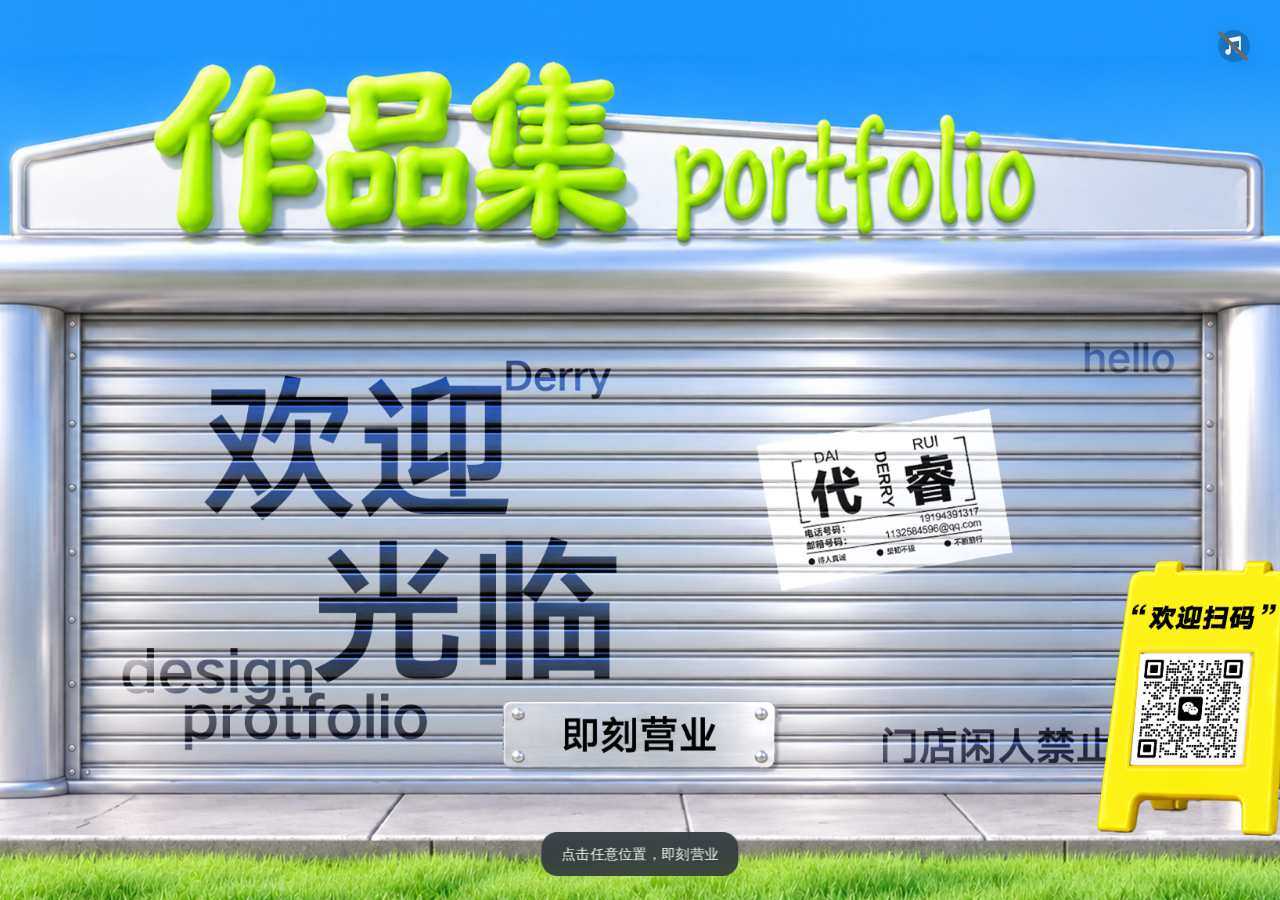
<file: index.html>
<!doctype html>
<html lang="zh-CN">
<head>
<meta charset="UTF-8"><meta name="viewport" content="width=device-width,initial-scale=1,viewport-fit=cover">
<meta name="theme-color" content="#e9ecef"><meta name="description" content="代睿的设计作品集：天猫618、滴滴春日出行计划、啡趣不可、Halliday 与百度网盘。">
<title>代睿 Derry · 作品集</title><link rel="stylesheet" href="styles.css?v=5504feef3411">
</head>
<body>
<main id="app" data-state="loading">
 <div id="scene" aria-hidden="true"><div id="world"><div id="camera">
  <img id="open-art" class="scene-art" alt="">
  <div id="shutter-mask"><div id="shutter-panel"><img id="shutter-clean" class="scene-art" alt=""><img id="shutter-art" class="scene-art" alt=""><img id="thanks-art" class="scene-art" alt="" hidden></div></div>
  <img id="shell-art" class="scene-art" alt="">
  <img id="rest-art" class="scene-art" alt="">
  <div id="foreground"><img id="stand-art" alt=""><img id="stand-qr" src="assets/qr-original.jpg" alt=""></div>
  <button id="opening-sign" tabindex="-1" aria-hidden="true"></button>
 </div><img id="closeup-art" class="scene-art" src="assets/mobile-closeup-clean.png" alt=""><img id="desktop-closeup-art" class="scene-art" src="assets/desktop-closeup-original.png" alt=""><img id="blur-art" class="scene-art" src="assets/mobile-blur-clean.png" alt=""></div></div>
 <button id="scene-action" aria-label="即刻营业，点击进入作品集"><span id="scene-hint">点击任意位置，即刻营业</span></button>
 <div id="home-actions" hidden><button id="close-now">即刻歇业</button><button id="resume-watching">返回观看</button></div>
 <div id="loading" role="status"><span></span><p>正在准备营业</p></div>
 <section id="gallery" aria-label="作品展示" inert>
  <header class="gallery-heading">
   <button id="gallery-back" aria-label="返回店铺主页面"><img src="assets/back.svg" alt=""></button>
   <div class="gallery-title"><span class="eyebrow">WORK SHOWCASE</span><h1>作品展示</h1></div>
   <span id="project-count" aria-label="当前项目">01 / 05</span>
  </header>
  <div id="carousel" role="region" aria-roledescription="轮播" aria-label="项目卡片，左右滑动或使用方向键切换"></div>
  <footer class="gallery-footer"><div id="project-dots" aria-label="选择项目"></div><span id="gallery-hint">滑动探索 · 点击展开</span></footer>
 </section>
 <section id="reader" aria-label="作品详情" hidden>
  <div id="reader-scroll" tabindex="0"><div id="project-content"></div></div>
  <header id="reader-header"><span id="reader-title"></span></header>
  <div id="scroll-control" role="scrollbar" tabindex="0" aria-label="作品阅读进度" aria-controls="reader-scroll" aria-orientation="vertical" aria-valuemin="0" aria-valuemax="100" aria-valuenow="0"><div id="scroll-track"><div id="scroll-thumb"></div></div></div>
 </section>
 <button id="back-button" aria-label="返回作品卡片"><img src="assets/back.svg" alt=""></button>
 <button id="reader-handle" aria-label="展开作品卡片栏，可左右拖动调整宽度" aria-expanded="false" aria-controls="gallery"><img id="handle-art" src="assets/sidebar-toggle.png" alt=""></button>
 
 <button id="music-button" aria-label="开启音乐" aria-pressed="false"><img src="assets/music-off.svg" alt=""></button>
 <div id="contact-actions">
 <button id="qr-button" aria-label="如何找到我？查看联系方式" aria-haspopup="dialog">如何找到我？</button></div>
 <dialog id="qr-dialog" aria-labelledby="qr-title" aria-describedby="contact-intro">
  <button id="qr-close" class="dialog-back" aria-label="返回感谢观看"><img src="assets/back.svg" alt=""></button><h2 id="qr-title">如何找到我？</h2>
  <p id="contact-intro">欢迎交流设计、工作机会与项目合作。<br>微信扫码，或通过电话、邮箱联系我。</p>
  <div class="qr-paper"><img src="assets/qr-original.jpg" width="456" height="458" alt="代睿的微信二维码"></div>
  <dl class="contact-details">
   <dt>电话</dt><dd><a href="tel:19194391317">19194391317</a></dd>
   <dt>邮箱</dt><dd><a href="mailto:1132584596@qq.com">1132584596@qq.com</a></dd>
  </dl>
  <div class="qr-actions"><a href="assets/qr-original.jpg" download="代睿微信二维码.jpg">保存二维码</a></div>
 </dialog>
 <div id="node-layer" aria-hidden="true"></div><div id="live-status" class="sr-only" role="status" aria-live="polite"></div>
 <audio id="music" src="assets/music.mp3" loop preload="none"></audio>
</main>
<script type="module" src="app.js?v=01abac6cd1a9"></script>
</body></html>
</file>
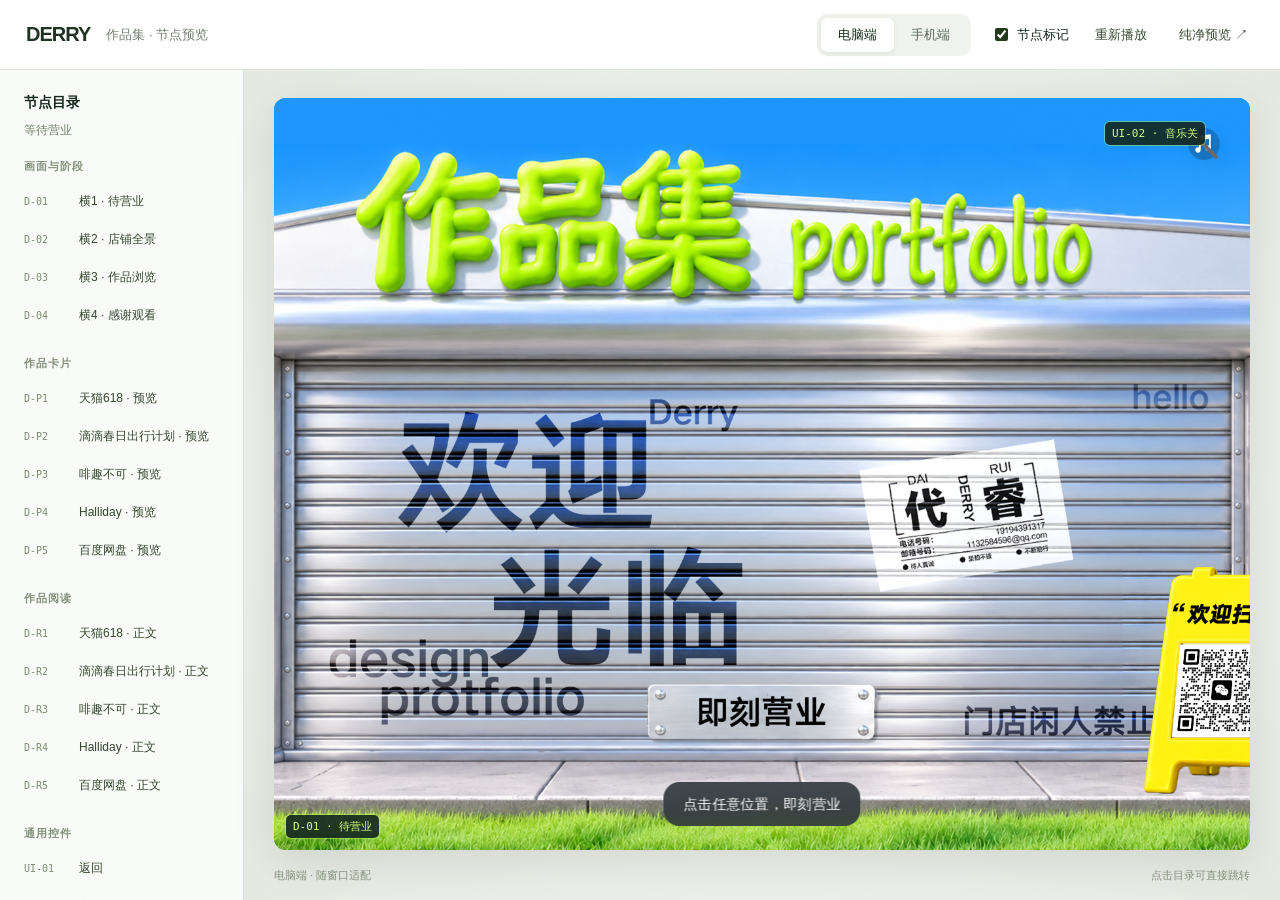
<file: review.html>
<!doctype html><html lang="zh-CN"><head><meta charset="utf-8"><meta name="viewport" content="width=device-width,initial-scale=1"><title>代睿作品集 · 双端节点预览</title><link rel="stylesheet" href="review.css"></head>
<body><header class="toolbar"><a class="brand" href="review.html">DERRY<span>作品集 · 节点预览</span></a><div class="devices" role="group" aria-label="预览设备"><button id="desktop" class="active">电脑端</button><button id="mobile">手机端</button></div><label class="marks"><input id="marks" type="checkbox" checked>节点标记</label><button id="restart">重新播放</button><a class="clean" href="index.html" target="_blank">纯净预览 ↗</a></header>
<main><aside><div class="aside-heading"><span>节点目录</span><small id="current">正在加载</small></div><nav id="nodes"></nav><div class="tip">修改时告诉我节点编号即可。<br>例如：“M-P1 卡片再大一些”。</div></aside><section class="canvas"><div id="device-frame"><iframe id="preview" title="作品集可交互预览" allow="autoplay" src="index.html?device=desktop&marks=1"></iframe></div><div class="canvas-caption"><span id="viewport-label">电脑端 · 随窗口适配</span><span>点击目录可直接跳转</span></div></section></main><script type="module" src="review.js"></script></body></html>
</file>
<file: styles.css>
:root{font-family:-apple-system,BlinkMacSystemFont,"PingFang SC","Microsoft YaHei",sans-serif;color:#14181c;font-synthesis:none;--ease:cubic-bezier(.22,.75,.18,1);--spring:linear(0,.12,.34,.62,.86,1.02,1.055,1.025,1);--base-w:1920px;--base-h:1080px;--zoom:1.794;--zoom-x:-614px;--zoom-y:-593px;--door-top:326px;--door-bottom:945px;--door-left:235px;--door-right:1680px;--door-travel:650px}
*{box-sizing:border-box}body{margin:0;background:#37adfa}button{font:inherit;color:inherit;cursor:pointer;border:0}button:focus-visible,[tabindex]:focus-visible{outline:2px solid #007aff;outline-offset:3px}button:disabled{cursor:default}html,body,#app{width:100%;height:100%;overflow:hidden}#app{position:relative;height:100svh;isolation:isolate}img{user-select:none;-webkit-user-drag:none}#scene{position:absolute;inset:0;overflow:hidden;background:#30aefa;z-index:-1}#world{position:absolute;width:var(--base-w);height:var(--base-h);left:50%;top:50%;transform:translate(-50%,-50%) scale(var(--scene-scale,1))}#camera{position:absolute;inset:0;transform-origin:0 0;transform:translate(0,0) scale(1);transition:transform 1.8s var(--ease),filter .55s ease;will-change:transform}#camera.zoomed{transform:translate(var(--zoom-x),var(--zoom-y)) scale(var(--zoom))}#camera.blurred{filter:blur(4px)}.scene-art{position:absolute;inset:0;width:100%;height:100%;object-fit:fill}#shutter-mask{position:absolute;inset:0;clip-path:inset(var(--door-top) calc(var(--base-w) - var(--door-right)) calc(var(--base-h) - var(--door-bottom)) var(--door-left));overflow:hidden}#shutter-art{transform:translateY(0);will-change:transform}#opening-sign{position:absolute;left:41%;top:77%;width:18%;height:7%;border-radius:8px;background:transparent;box-shadow:0 0 0 0 rgba(206,255,74,0);animation:breathe 2.2s ease-in-out infinite;pointer-events:none}#opening-sign:after{content:"";position:absolute;inset:-6px;border:2px solid #e4ffbd;border-radius:9px;opacity:.5}#opening-sign[hidden]{display:none}@keyframes breathe{50%{box-shadow:0 0 30px 8px #bfff4855;filter:brightness(1.15);transform:scale(1.025)}}
#scene-action{position:absolute;inset:0;width:100%;height:100%;background:transparent;z-index:1}#scene-hint{position:absolute;bottom:max(22px,env(safe-area-inset-bottom));left:50%;transform:translateX(-50%);white-space:nowrap;color:#fff;font-size:13px;letter-spacing:.08em;text-shadow:0 1px 5px #0008;padding:9px 16px;border-radius:30px;background:#18302352;backdrop-filter:blur(10px)}#loading{position:absolute;inset:0;display:grid;place-content:center;text-align:center;background:#37adfa;z-index:30;color:white;transition:opacity .35s}#loading span{height:28px;width:28px;border:2px solid #fff5;border-top-color:#fff;border-radius:50%;margin:auto;animation:spin 1s linear infinite}#loading p{font-size:14px}@keyframes spin{to{transform:rotate(360deg)}}
#music-button{position:absolute;z-index:20;right:max(24px,env(safe-area-inset-right));top:max(24px,env(safe-area-inset-top));background:transparent;border-radius:50%;width:48px;height:48px;padding:0;transition:transform .2s,opacity .2s;filter:drop-shadow(0 2px 8px #0002)}#music-button:hover{transform:scale(1.07)}#music-button:active{transform:scale(.94)}#music-button img,#back-button img{width:100%;height:100%;display:block}
#gallery{position:absolute;left:0;top:0;width:50%;height:100%;z-index:3;background:rgba(249,250,248,.94);backdrop-filter:blur(20px);opacity:0;transform:translateY(45px);transition:opacity .5s,transform .85s var(--spring);overflow:hidden}#gallery.shown{opacity:1;transform:none}#gallery[aria-hidden=true]{pointer-events:none}.gallery-heading{position:absolute;left:8%;right:8%;top:7%;z-index:5;pointer-events:none}.eyebrow{font-size:12px;letter-spacing:.24em;color:#69726d}h1{font-size:clamp(23px,2.2vw,36px);font-weight:600;letter-spacing:-.045em;margin:12px 0}#project-count{float:right;font-size:13px;font-weight:400;letter-spacing:.04em;padding-top:12px;color:#687169}#carousel{position:absolute;inset:19% 0 15%;touch-action:pan-y;user-select:none;perspective:1100px;cursor:grab}#carousel:active{cursor:grabbing}.project-card{position:absolute;left:50%;top:50%;width:min(76%,600px);aspect-ratio:16/9;border-radius:18px;padding:0;overflow:hidden;background:var(--card-color);box-shadow:0 16px 32px #15324320;will-change:transform;transform-origin:50% 120%;transition:box-shadow .25s;backface-visibility:hidden}.project-card:hover{box-shadow:0 20px 40px #15324338}.project-card img{width:100%;height:100%;object-fit:cover;display:block;pointer-events:none}.card-text{display:none}.gallery-footer{position:absolute;bottom:6%;left:8%;right:8%;display:flex;flex-direction:column;align-items:center;gap:17px;font-size:12px;color:#747c74;letter-spacing:.05em}#project-dots{display:flex;gap:2px}#project-dots button{width:30px;height:30px;background:transparent;padding:10px;display:grid;place-items:center}#project-dots button:after{content:"";display:block;width:6px;height:6px;border-radius:10px;background:#9fa79f;transition:width .3s,background .3s}#project-dots button[aria-current=true]:after{width:20px;background:#202b23}.selected-project .project-card{opacity:.65}.selected-project .project-card[aria-pressed=true]{opacity:1}
#reader{position:absolute;top:0;right:0;width:50%;height:100%;background:#fff;z-index:8;overflow:hidden;isolation:isolate}#reader[hidden]{display:none}#reader-scroll{height:100%;overflow-y:auto;overscroll-behavior:contain;scrollbar-width:none;background:white}#reader-scroll::-webkit-scrollbar{display:none}#project-content{min-height:100%;padding-top:80px;padding-bottom:30px}#project-content img{display:block;width:100%;height:auto;background:#f5f5f5}#reader-header{height:80px;position:absolute;left:0;right:0;top:0;background:linear-gradient(#ffffffed,#ffffffd9);backdrop-filter:blur(16px);display:flex;align-items:center;gap:15px;padding:16px 92px 16px 20px;z-index:2}#reader-title{font-size:14px;line-height:1.35;font-weight:600}#back-button{background:transparent;padding:0;width:44px;height:44px;flex-shrink:0;border-radius:50%;transition:transform .2s}#back-button:hover{transform:translateX(-3px)}#scroll-control{position:absolute;right:7px;top:50%;height:min(30%,200px);width:32px;transform:translateY(-50%);z-index:4;display:flex;justify-content:center;cursor:pointer;touch-action:none}#scroll-track{height:100%;width:8px;background:#00000019;border-radius:4px;position:relative;box-shadow:0 0 1px #0004}#scroll-thumb{position:absolute;left:0;right:0;top:0;background:white;border-radius:4px;height:28%;box-shadow:0 1px 4px #0005}.expanding-card{position:fixed;z-index:12;overflow:hidden;pointer-events:none;background:#fff;transform-origin:0 0;border-radius:20px}.expanding-card img{width:100%;height:100%;object-fit:cover}.sr-only{position:absolute;width:1px;height:1px;padding:0;margin:-1px;overflow:hidden;clip:rect(0,0,0,0);white-space:nowrap;border:0}
#node-layer{position:absolute;inset:0;z-index:25;pointer-events:none}.node-tag{position:absolute;max-width:240px;font:500 11px/1.4 ui-monospace,SFMono-Regular,monospace;background:#14271fe8;color:#d4ff80;padding:4px 7px;border-radius:5px;box-shadow:0 0 0 1px #bbff6870;white-space:nowrap}.node-tag.scene-tag{left:12px;bottom:12px}.node-outline{position:absolute;border:1px dashed #c3ff71aa;border-radius:8px;pointer-events:none}
body.mobile{--base-w:402px;--base-h:874px;--zoom:2.28;--zoom-x:-364px;--zoom-y:-836px;--door-top:376px;--door-bottom:699px;--door-left:44px;--door-right:364px;--door-travel:336px}body.mobile #opening-sign{left:36%;top:71%;width:31%;height:3.6%}body.mobile #gallery{width:100%;background:transparent;backdrop-filter:none}body.mobile .gallery-heading{top:calc(env(safe-area-inset-top) + 105px);left:28px;right:28px;color:white;text-shadow:0 2px 12px #0006}body.mobile .eyebrow{color:#fff9}body.mobile h1{font-size:29px}body.mobile #project-count{color:white;font-size:12px}body.mobile #carousel{inset:27% 0 17%;perspective:900px;touch-action:pan-y}body.mobile .project-card{width:206px;aspect-ratio:206/289;border-radius:20px;background:linear-gradient(var(--card-color),#fff 84%);box-shadow:0 15px 28px #0003;transform-origin:50% 115%;padding:57px 13px 20px;display:flex;flex-direction:column;align-items:center}body.mobile .project-card img{width:180px;height:101px;object-fit:cover;border-radius:12px;flex-shrink:0}body.mobile .card-text{display:flex;flex-direction:column;align-items:center;color:black;width:100%;padding-top:22px;font-size:15px;line-height:1.2;gap:2px;white-space:nowrap}body.mobile .card-text strong{font-size:17px;margin-bottom:4px;letter-spacing:-.04em}body.mobile .card-text span:last-child{font-size:18px}body.mobile .gallery-footer{bottom:calc(9% + env(safe-area-inset-bottom));color:white;text-shadow:0 1px 8px #0008}body.mobile #project-dots button:after{background:#ffffff80}body.mobile #project-dots button[aria-current=true]:after{background:white}body.mobile #reader{width:100%}body.mobile #reader-header{height:calc(76px + env(safe-area-inset-top));padding-top:calc(16px + env(safe-area-inset-top));padding-left:16px}body.mobile #project-content{padding-top:calc(76px + env(safe-area-inset-top))}body.mobile #music-button{width:44px;height:44px;right:16px;top:calc(16px + env(safe-area-inset-top))}body.mobile #scroll-control{right:0;width:28px}body.mobile #scene-hint{font-size:12px;bottom:calc(20px + env(safe-area-inset-bottom))}body.mobile .node-tag{font-size:10px;max-width:185px}body.mobile .node-tag.scene-tag{bottom:6px;left:6px}
@media(prefers-reduced-motion:reduce){#opening-sign{animation:none}#camera,#gallery{transition-duration:.15s}.project-card{will-change:auto}}
@media(max-height:620px){.gallery-heading{top:4%}body.mobile .gallery-heading{top:70px}body.mobile #carousel{inset:23% 0 9%}body.mobile .project-card{zoom:.8}.gallery-footer{bottom:3%}body.mobile .gallery-footer{bottom:3%;gap:5px}}

#shutter-art{clip-path:inset(var(--door-top) calc(var(--base-w) - var(--door-right)) calc(var(--base-h) - var(--door-bottom)) var(--door-left))}.load-message{padding:50px 30px;font-size:15px}

/* V2: fixed architectural shell, isolated shutter, and independent stand. */
#shutter-panel{position:absolute;inset:0;will-change:transform;clip-path:inset(var(--door-top) calc(var(--base-w) - var(--door-right)) calc(var(--base-h) - var(--door-bottom)) var(--door-left))}
#shutter-art{clip-path:none;transform:none;will-change:auto}
#shell-art{clip-path:polygon(evenodd,0 0,100% 0,100% 100%,0 100%,0 0,var(--door-left) var(--door-top),var(--door-left) var(--door-bottom),var(--door-right) var(--door-bottom),var(--door-right) var(--door-top),var(--door-left) var(--door-top))}
#thanks-art{clip-path:polygon(0 0,100% 0,100% 58%,79% 58%,79% 100%,0 100%)}
body.mobile #thanks-art{clip-path:polygon(0 0,100% 0,100% 67%,71% 67%,71% 100%,0 100%)}


#stand-qr{position:absolute;left:18%;top:34%;width:49%;height:auto;padding:4px;background:white;object-fit:contain;transform:skewX(-4deg)}

body.mobile #stand-qr{padding:2px}
#camera.blurred{filter:none}#camera.blurred>.scene-art,#camera.blurred>#shutter-mask{filter:blur(4px)}
#camera>.scene-art{transition:filter .55s ease}
#qr-button{position:absolute;right:24px;bottom:24px;z-index:21;border:1px solid #ffffff80;border-radius:22px;padding:10px 15px;background:#ffffffdf;backdrop-filter:blur(12px);font-size:13px;box-shadow:0 3px 15px #0001}
#app:is([data-state=loading],[data-state=opening],[data-state=pushing],[data-state=blurring],[data-state=reading],[data-state=expanding],[data-state=collapsing],[data-state=pullback],[data-state=closing]) #qr-button{display:none}
body.mobile #qr-button{right:14px;bottom:calc(22px + env(safe-area-inset-bottom));font-size:12px;padding:10px 13px}
#qr-dialog{border:0;border-radius:24px;width:min(390px,calc(100vw - 32px));padding:28px 24px 22px;color:#18291e;background:white;box-shadow:0 24px 90px #0005;text-align:center}
#qr-dialog::backdrop{background:#10241d70;backdrop-filter:blur(8px)}#qr-title{font-size:20px;margin:0 0 20px;font-weight:600}.qr-paper{background:white;padding:22px}.qr-paper img{display:block;width:100%;height:auto;user-select:auto;-webkit-user-drag:auto}#qr-dialog p{font-size:13px;color:#6b756d;line-height:1.6;margin:10px 0 22px}.qr-actions{display:flex;gap:12px}.qr-actions a,.qr-actions button{flex:1;padding:12px 8px;border-radius:12px;background:#edf2ea;text-decoration:none;color:#23351f;font-size:14px}.qr-actions button{background:#263d21;color:white}

/* V3: source-sized board; full-resolution mobile scenes. */


#shutter-art{clip-path:polygon(0 0,100% 0,100% 644.0px,1543.0px 644.0px,1543.0px 100%,0 100%)}


body.mobile #shutter-art{clip-path:polygon(0 0,100% 0,100% 600.0px,293.6666666666667px 600.0px,293.6666666666667px 100%,0 100%)}
#closeup-art{display:none;pointer-events:none;opacity:0;transition:opacity .2s ease,filter .55s ease}
body.mobile #closeup-art{display:block}
body.mobile #app:is([data-state=blurring],[data-state=browse],[data-state=expanding],[data-state=reading],[data-state=collapsing]) #closeup-art{opacity:1;filter:blur(4px)}
@media(prefers-reduced-motion:reduce){#closeup-art{transition-duration:.15s}}

/* Keep the updated QR inside the original board panel, without resizing the board. */
#stand-qr{left:50px;top:122px;width:140px;height:auto;padding:4px;transform:skewX(-5deg)}
body.mobile #stand-qr{left:18px;top:44px;width:55px;height:auto;padding:2px;transform:skewX(-5deg)}

/* UI-04: centered contact information on both layouts. */
#qr-dialog{max-height:calc(100svh - 32px);overflow-y:auto;overscroll-behavior:contain}
#qr-title{margin-bottom:12px}
#qr-dialog #contact-intro{margin:0 0 10px;text-align:center}
#qr-dialog .qr-paper{width:min(252px,100%);margin:0 auto;padding:16px;background:white}
.contact-details{display:flex;flex-direction:column;align-items:center;margin:8px 0 24px;text-align:center;gap:6px}
.contact-details dt{font-size:12px;color:#6b756d}
.contact-details dd{margin:0;max-width:100%;font-size:16px;line-height:1.5}
.contact-details dd+dt{margin-top:12px}
.contact-details a{color:#18291e;text-decoration:none;overflow-wrap:anywhere;display:inline-block;padding:4px 8px}
.contact-details a:hover{text-decoration:underline;text-underline-offset:4px}
.contact-details a:focus-visible{outline:2px solid #47763d;outline-offset:3px;border-radius:4px}

/* UI-05: back / centered title / count, confined to the gallery column. */
.gallery-heading{display:grid;grid-template-columns:64px minmax(0,1fr) 64px;align-items:center;column-gap:8px;pointer-events:auto;text-align:center}
.gallery-title{min-width:0;pointer-events:none}
.gallery-title h1{margin:8px 0 0;white-space:nowrap}
#gallery-back{display:block;position:static;width:44px;height:44px;justify-self:start;padding:0;background:transparent;border-radius:50%;transition:transform .2s}
#gallery-back img{display:block;width:100%;height:100%}
#gallery-back:active{transform:scale(.94)}
#project-count{float:none;display:block;position:static;justify-self:end;padding:0;margin:0;line-height:1.4;white-space:nowrap}
body.mobile .gallery-heading{left:16px;right:16px;top:calc(env(safe-area-inset-top) + 105px);text-align:center}
body.mobile .gallery-title h1{font-size:27px;margin:8px 0 0}
body.mobile #project-count{padding:0;margin:0}
@media(max-height:620px){body.mobile .gallery-heading{top:70px}}

/* UI-08: compact visual icons, 44px minimum hit regions. */
#music-button,#back-button,#gallery-back{width:44px;height:44px;min-width:44px;min-height:44px;padding:6px;display:grid;place-items:center}
body.mobile #music-button,body.mobile #back-button,body.mobile #gallery-back{padding:4px}
#music-button img,#back-button img,#gallery-back img{width:100%;height:100%;object-fit:contain}
#project-dots button{width:44px;height:44px;padding:12px}
#scroll-control,body.mobile #scroll-control{width:44px}
/* D/M-01: only the board-free shutter moves. No hand-drawn board silhouette. */
#shutter-art{display:none}
#shutter-clean{display:block}
#rest-art{display:none}
#app:is([data-state=start],[data-state=closed]) #rest-art{display:block}
#shell-art{display:none}
#app:is([data-state=opening],[data-state=closing]) #shell-art{display:block}
#foreground{position:absolute;left:1543px;top:644px;width:284px;height:355px;clip-path:none;filter:none;background:none}
body.mobile #foreground{left:293.7px;top:600px;width:108px;height:135px}
#stand-art,body.mobile #stand-art{position:absolute;inset:0;width:100%;height:100%;clip-path:none;object-fit:contain}
body.mobile #closeup-art{transform:scale(1.4);transform-origin:left center}
body.mobile #app:is([data-state=blurring],[data-state=browse],[data-state=reading],[data-state=expanding],[data-state=collapsing]) #foreground{visibility:hidden}
/* D-R / D-UI-07: full-width reader and draggable independent sidebar. */
body:not(.mobile) #app.reading-layout #reader{left:var(--sidebar-width,0px);right:0;width:auto}
body:not(.mobile) #app.reading-layout #gallery{width:var(--sidebar-width,0px);opacity:0;pointer-events:none;transform:translateX(-100%)}
body:not(.mobile) #app.reading-layout.sidebar-open #gallery{opacity:1;pointer-events:auto;transform:none}
body:not(.mobile) #app.reading-layout .gallery-heading{left:16px;right:16px;grid-template-columns:48px minmax(0,1fr) 48px;gap:4px}
body:not(.mobile) #app.reading-layout .gallery-title h1{font-size:clamp(18px,1.6vw,27px)}
body:not(.mobile) #app.reading-layout .eyebrow{font-size:9px;letter-spacing:.08em}
#reader-handle{position:absolute;left:max(0px,calc(var(--sidebar-width,0px) - 22px));top:50%;transform:translateY(-50%);width:44px;height:64px;border:1px solid #ffffffb3;border-radius:12px;background:#e8eee8e8;color:#23351f;backdrop-filter:blur(12px);z-index:19;touch-action:none;cursor:ew-resize;padding:10px;box-shadow:0 3px 12px #0002}
#reader-handle svg{width:24px;height:24px}
#reader-handle[hidden],#back-button[hidden]{display:none}
#back-button{position:absolute;left:max(16px,env(safe-area-inset-left));top:calc(16px + env(safe-area-inset-top));z-index:20;background:transparent}
#reader-header{padding-left:76px;pointer-events:none}
body:not(.mobile) #app.sidebar-open #reader-header{padding-left:24px}
#reader-hint{display:none;position:absolute;bottom:calc(16px + env(safe-area-inset-bottom));left:calc(var(--sidebar-width,0px) + (100% - var(--sidebar-width,0px))/2);transform:translateX(-50%);z-index:10;pointer-events:none;color:#fff;background:#233323a6;backdrop-filter:blur(8px);font-size:12px;padding:8px 12px;border-radius:20px;white-space:nowrap}
#app[data-state=reading] #reader-hint{display:block}
#gallery,#reader{touch-action:pan-y pinch-zoom}
#app.resizing #gallery,#app.resizing #reader{transition:none;user-select:none}
/* Contact actions. */
#contact-actions{position:absolute;right:24px;bottom:24px;z-index:21;display:flex;flex-direction:column;align-items:stretch;gap:10px}
#contact-actions button{position:static;display:block;min-height:44px;padding:10px 15px;background:#ffffffed;border:1px solid #ffffff80;border-radius:22px;box-shadow:0 3px 15px #0001;font-size:13px;backdrop-filter:blur(12px)}
body.mobile #contact-actions{left:16px;right:16px;bottom:calc(18px + env(safe-area-inset-bottom));flex-direction:row;justify-content:space-between;align-items:center;gap:16px}
body.mobile #qr-button{order:0}
#app:is([data-state=loading],[data-state=opening],[data-state=pushing],[data-state=blurring],[data-state=reading],[data-state=expanding],[data-state=collapsing],[data-state=pullback],[data-state=closing]) #contact-actions{display:none}
.qr-actions a,.qr-actions button{min-height:44px}

/* Stable scenes already contain the exact board; avoid drawing its edge twice. */
#stand-art{visibility:hidden}
#app:is([data-state=opening],[data-state=closing]) #stand-art{visibility:visible}

body.mobile #reader-header{padding-left:76px}

/* R8: supplied clean scenes and a continuous sharp-to-blur transition. */
#thanks-art{display:none!important}
#stand-art,body.mobile #stand-art{visibility:visible}
body.mobile #closeup-art{transform:none;inset:0;width:100%;height:100%;filter:none!important;transition:opacity .35s ease}
#blur-art{display:none;pointer-events:none;opacity:0}
body.mobile #blur-art{display:block;width:calc(100% + 16px);height:calc(100% + 16px);left:-8px;top:-8px;transition:opacity .95s cubic-bezier(.22,.61,.36,1)}
body.mobile #app:is([data-state=blurring],[data-state=browse],[data-state=reading],[data-state=expanding],[data-state=collapsing]) #blur-art{opacity:1}
body.mobile #camera.blurred>.scene-art,body.mobile #camera.blurred>#shutter-mask{filter:none}
body.mobile .project-card[data-project=coffee]{padding:0;background:transparent}
body.mobile .project-card[data-project=coffee] img{width:100%;height:100%;border-radius:0;object-fit:contain}
body.mobile .project-card[data-project=coffee] .card-text{display:none}
/* R8: content starts at the top; only floating navigation remains. */
#reader-header,#reader-hint,#opening-sign{display:none!important}
#project-content,body.mobile #project-content{padding-top:0;padding-bottom:0}
.gallery-heading{top:24px;height:44px}
.gallery-heading .eyebrow{display:none}
.gallery-heading .gallery-title h1{margin:0;line-height:44px}
.gallery-heading #project-count{margin:0;padding:0;align-self:center}
#back-button{top:24px}
body.mobile #back-button{top:calc(16px + env(safe-area-inset-top))}
body.mobile .gallery-heading{top:calc(16px + env(safe-area-inset-top));left:16px;right:auto;width:44px;display:block}
body.mobile .gallery-title,body.mobile #project-count{display:none}
#scene-hint:empty{display:none}
/* R8: manual return actions and final-only contact entrances. */
#home-actions{position:absolute;left:24px;right:24px;bottom:24px;display:flex;justify-content:space-between;z-index:21;gap:20px}
#home-actions[hidden]{display:none}
#home-actions button{min-height:44px;padding:10px 20px;border-radius:24px;background:#ffffffed;backdrop-filter:blur(12px);box-shadow:0 3px 15px #0001;font-size:14px}
body.mobile #home-actions{left:16px;right:16px;bottom:calc(18px + env(safe-area-inset-bottom))}
#contact-actions{display:none!important;opacity:0}
#app:is([data-state=closing],[data-state=closed]) #contact-actions{display:flex!important}
#app[data-state=closed] #contact-actions{opacity:1}
#app:is([data-state=closing],[data-state=closed]) #qr-button{display:block}
.dialog-back{width:44px;height:44px;padding:4px;background:transparent;border:0;flex:none;min-width:44px!important}
.dialog-back img{display:block;width:36px;height:36px}
#qr-close{position:absolute;left:12px;top:16px}
#qr-title{padding:0 32px}
/* R8: supplied full-height sidebar contour; arrow remains vertically centered. */
#reader-handle{--handle-width:clamp(44px,7.315svh,79px);width:var(--handle-width);height:100%;top:0;left:max(0px,calc(var(--sidebar-width,0px) - var(--handle-width)*.63));transform:none;border:0;border-radius:0;background:transparent;backdrop-filter:none;padding:0;box-shadow:none;overflow:visible}
#reader-handle img{width:100%;height:100%;display:block;object-fit:fill;pointer-events:none}
@media(prefers-reduced-motion:reduce){body.mobile #blur-art,body.mobile #closeup-art{transition-duration:.15s}}

#desktop-closeup-art{opacity:0;pointer-events:none;transition:opacity .4s ease}
body:not(.mobile) #app:is([data-state=browse],[data-state=reading],[data-state=expanding],[data-state=collapsing]) #desktop-closeup-art{opacity:1}
body.mobile #desktop-closeup-art{display:none}

/* R9: card placement, supplied artwork, and watermark-safe controls. */
body.mobile #carousel{inset:12% 0 32%}
body.mobile .project-card{padding:0;background:transparent}
body.mobile .project-card img{width:100%;height:100%;border-radius:0;object-fit:contain}
body.mobile .project-card .card-text{display:none}
body:not(.mobile) #home-actions,body:not(.mobile) #contact-actions{left:24px;right:auto;bottom:24px;flex-direction:row;align-items:center;justify-content:flex-start;gap:12px}
body:not(.mobile) #home-actions button,body:not(.mobile) #contact-actions button{height:44px;min-height:44px;padding:10px 20px;line-height:22px;font-size:14px;box-sizing:border-box}
body:not(.mobile) #scene-hint{left:50%;transform:translateX(-50%);bottom:24px;max-width:calc(100% - 48px);white-space:normal;text-align:center}
body.mobile #home-actions,body.mobile #contact-actions{bottom:calc(84px + env(safe-area-inset-bottom))}
body.mobile #scene-hint{bottom:calc(84px + env(safe-area-inset-bottom))}
body.mobile .gallery-footer{bottom:calc(84px + env(safe-area-inset-bottom))}

/* R10: supplied desktop backgrounds now include 70px of sky; align every layer. */
body:not(.mobile){--base-h:1150px;--door-top:396px;--door-bottom:1015px;--zoom-y:-718.58px}
body:not(.mobile) #foreground{top:714px}
/* Keep the artwork proportional and heading readable in a narrow split pane. */
body:not(.mobile) .gallery-heading{left:12px;right:12px;grid-template-columns:44px minmax(0,1fr) 52px;column-gap:4px}
body:not(.mobile) .gallery-title h1{font-size:clamp(16px,1.65vw,28px)}

/* R11: one control scale and stable scene viewport for both orientations. */
:root{--ui-text:#1d1d1f;--ui-secondary:#515158;--ui-surface:rgba(255,255,255,.95);--ui-gap:12px;--ui-height:48px}
button,a{-webkit-tap-highlight-color:transparent}
button:focus:not(:focus-visible),a:focus:not(:focus-visible){outline:none}
button:focus-visible,a:focus-visible,[tabindex]:focus-visible{outline:2px solid #007aff;outline-offset:3px}
#home-actions,body.mobile #home-actions,#contact-actions,body.mobile #contact-actions,body:not(.mobile) #contact-actions,body:not(.mobile) #home-actions{left:24px;right:auto;bottom:24px;gap:12px;align-items:stretch;justify-content:flex-start;flex-direction:row;width:max-content;max-width:calc(100% - 48px)}
#home-actions button,#contact-actions button,body.mobile #contact-actions button,body:not(.mobile) #contact-actions button,body:not(.mobile) #home-actions button{position:static;min-height:var(--ui-height);height:var(--ui-height);min-width:136px;padding:12px 20px;border:1px solid #0000000a;border-radius:16px;background:var(--ui-surface);color:var(--ui-text);font-size:15px;font-weight:500;line-height:22px;letter-spacing:0;white-space:nowrap;box-shadow:0 2px 10px #00000010;transition:background .18s,box-shadow .18s}
#home-actions button:active,#contact-actions button:active{background:#e8e8ed;box-shadow:none}
#scene-hint,body:not(.mobile) #scene-hint,body.mobile #scene-hint{left:50%;bottom:24px;transform:translateX(-50%);padding:12px 20px;min-height:44px;max-width:calc(100% - 48px);font-size:14px;line-height:20px;font-weight:500;letter-spacing:.02em;text-align:center;white-space:normal;color:#fff;background:#30383de6;border-radius:16px;text-shadow:none}
#app:is([data-state=closing],[data-state=closed]) #scene-hint{bottom:88px}
body.mobile #home-actions,body.mobile #contact-actions{left:20px;right:20px;width:auto;max-width:none;bottom:calc(88px + env(safe-area-inset-bottom));gap:12px}
body.mobile #home-actions button,body.mobile #contact-actions button{flex:1;min-width:0;font-size:16px;padding:12px 8px}
body.mobile #scene-hint{bottom:calc(88px + env(safe-area-inset-bottom));width:max-content}
body.mobile #app:is([data-state=closing],[data-state=closed]) #scene-hint{bottom:calc(152px + env(safe-area-inset-bottom));font-size:14px}
#music-button,#back-button,#gallery-back,.dialog-back{width:44px;height:44px;min-width:44px;min-height:44px;padding:6px;border-radius:50%}
body.mobile #music-button,body.mobile #back-button,body.mobile #gallery-back{padding:6px}
.dialog-back img{width:32px;height:32px;display:block}
#qr-dialog{width:min(400px,calc(100vw - 32px));padding:24px;border-radius:24px;background:#fff;color:var(--ui-text);max-height:calc(100svh - 32px)}
#qr-close{left:16px;top:16px}
#qr-title{padding:0 40px;margin:0 0 20px;font-size:22px;font-weight:600;line-height:44px;letter-spacing:-.02em}
#qr-dialog #contact-intro{font-size:15px;line-height:1.6;color:var(--ui-secondary);margin:0 0 16px}
#qr-dialog .qr-paper{width:min(252px,100%);padding:12px;margin:0 auto 16px}
.contact-details{gap:4px;margin:0 0 20px}
.contact-details dt{font-size:13px;line-height:20px;color:var(--ui-secondary)}
.contact-details dd{font-size:17px;line-height:24px;margin:0}
.contact-details dd+dt{margin-top:12px}
.contact-details a{color:var(--ui-text)}
.qr-actions a{min-height:44px;padding:12px 16px;border-radius:12px;background:#f2f2f7;color:#1d1d1f;font-size:15px;font-weight:500;line-height:20px;text-decoration:none}
#reader-handle{--handle-width:clamp(44px,6.87svh,79px)}
#gallery{container-type:inline-size}
body:not(.mobile) .gallery-title h1{font-size:clamp(16px,5cqw,24px);font-weight:600;line-height:44px}
.gallery-footer{font-size:13px;line-height:20px;letter-spacing:0}
#project-count{font-size:13px;line-height:20px;font-variant-numeric:tabular-nums}
@media(max-height:650px){#qr-dialog{padding:16px 20px}#qr-title{margin-bottom:8px}#qr-dialog .qr-paper{width:180px;margin-bottom:8px}.contact-details{margin-bottom:12px}body.mobile #app:is([data-state=closing],[data-state=closed]) #scene-hint{bottom:calc(144px + env(safe-area-inset-bottom))}}

/* R12: protect project counter from the supplied sidebar rail. */
body:not(.mobile) #app.reading-layout .gallery-heading{left:12px;right:calc(20px + clamp(44px,6.87svh,79px)*.63);grid-template-columns:44px minmax(0,1fr) 52px;gap:4px}
body:not(.mobile) #app.reading-layout .gallery-title h1{font-size:clamp(14px,4cqw,24px)}
#project-count{min-width:52px;overflow:visible}
/* Dialog arrows remain plain, without added rings or instructional marks. */
#qr-close,#qr-close:focus,#qr-close:focus-visible{outline:none!important;box-shadow:none!important;border:0!important}
/* Cover the last camera frames with the incoming artwork, before the old endpoint. */
body:not(.mobile) #desktop-closeup-art{transition:opacity .9s cubic-bezier(.22,.61,.36,1)}
body:not(.mobile) #app[data-state=pushing] #desktop-closeup-art{opacity:1;transition-delay:.2s}
body:not(.mobile) #app[data-state=pullback] #desktop-closeup-art{transition-duration:.65s}
/* Keep all mobile calls to action outside the physical board and QR footprint. */
body.mobile #home-actions,body.mobile #contact-actions{left:20px;right:auto;width:var(--mobile-actions-width,60vw);max-width:calc(100% - 40px);flex-direction:column;gap:8px;bottom:calc(84px + env(safe-area-inset-bottom))}
body.mobile #home-actions button,body.mobile #contact-actions button{flex:none;width:100%;height:44px;min-height:44px;padding:10px 12px;font-size:15px;line-height:22px;border-radius:14px}
body.mobile #app:is([data-state=closing],[data-state=closed]) #scene-hint{left:20px;transform:none;width:var(--mobile-actions-width,60vw);max-width:calc(100% - 40px);bottom:calc(192px + env(safe-area-inset-bottom));font-size:13px;padding:10px 12px;line-height:20px}

/* R13: original 1.8s camera push, overlapping only the last 12% of shutter opening. */
body:not(.mobile) #desktop-closeup-art{transition:opacity .4s ease}
body:not(.mobile) #app[data-state=pushing] #desktop-closeup-art{opacity:0;transition-delay:0s}
body:not(.mobile) #app[data-state=pullback] #desktop-closeup-art{transition-duration:.4s}
#app.opening-overlap #shell-art{display:block}
/* Follow the actual visible viewport as mobile browser bars expand/collapse. */
html,body{height:100%;min-height:100%;background:#e9ecef;overscroll-behavior:none}
#app{position:fixed;inset:0;width:100%;height:100vh;height:100dvh;height:var(--viewport-height,100dvh)}
body.mobile #home-actions,body.mobile #contact-actions{left:16px;width:var(--mobile-actions-width,160px);gap:6px}
body.mobile #home-actions button,body.mobile #contact-actions button{font-size:14px;font-weight:400;min-height:44px;height:44px;padding:10px 12px;border-radius:12px}
body.mobile #app:is([data-state=closing],[data-state=closed]) #scene-hint{left:16px;width:var(--mobile-actions-width,160px);font-size:12px;font-weight:400;line-height:18px;padding:8px 10px;min-height:36px;border-radius:12px;bottom:calc(188px + env(safe-area-inset-bottom))}

/* R15: keep the final facade fixed from return-home through shutter closure. */
body:not(.mobile) #app.returned-shop:is([data-state=pullback],[data-state=open],[data-state=pushing],[data-state=closing]) #shell-art{display:block}

/* Closing controls: one contact action, compact stack lowered together. */
body.mobile #contact-actions{bottom:calc(64px + env(safe-area-inset-bottom))}
body.mobile #app:is([data-state=closing],[data-state=closed]) #scene-hint{bottom:calc(114px + env(safe-area-inset-bottom))}
</file>
<file: review.css>
*{box-sizing:border-box}body{margin:0;font-family:-apple-system,BlinkMacSystemFont,"PingFang SC",sans-serif;background:#e9ece9;color:#16271e;height:100svh;overflow:hidden}button,a,input{font:inherit}button,a{cursor:pointer}button:focus-visible,a:focus-visible{outline:2px solid #507737;outline-offset:3px}.toolbar{height:70px;background:#fff;display:flex;align-items:center;gap:20px;padding:0 26px;border-bottom:1px solid #dce1dc}.brand{text-decoration:none;color:#203323;font-weight:800;letter-spacing:-.05em;font-size:23px;margin-right:auto;display:flex;align-items:center;gap:16px}.brand span{font-size:13px;font-weight:500;letter-spacing:0;color:#748072}.devices{background:#eff2ed;padding:4px;border-radius:10px;display:flex}.devices button{background:transparent;padding:8px 17px;border:0;border-radius:7px;color:#5c6a5b;font-size:13px}.devices button.active{background:#fff;color:#172a18;box-shadow:0 2px 6px #0001}.marks{font-size:13px;display:flex;gap:6px;align-items:center;white-space:nowrap}.marks input{accent-color:#233a1c}#restart,.clean{border:0;background:transparent;color:#3b4c35;font-size:13px;text-decoration:none;padding:6px}main{display:flex;height:calc(100svh - 70px)}aside{width:244px;flex-shrink:0;background:#f9fbf8;border-right:1px solid #dce1dc;overflow:auto;padding:24px 16px}.aside-heading{font-size:14px;font-weight:600;padding:0 8px 20px;display:flex;flex-direction:column;gap:10px}.aside-heading small{color:#71816b;font-size:12px;font-weight:400}nav section{margin-bottom:22px}nav h2{font-size:11px;color:#83917b;margin:0 8px 8px;letter-spacing:.08em}nav button{display:flex;text-align:left;align-items:flex-start;gap:10px;width:100%;padding:10px 8px;border:0;background:none;border-radius:7px;color:#35472e;font-size:12px;line-height:1.5}nav button:hover{background:#e9f0e4}nav code{font-size:10px;min-width:45px;padding-top:2px;color:#7b8c71}nav button.active{background:#e2edda}.tip{font-size:11px;line-height:1.8;color:#7c8975;border-top:1px solid #e2e7df;padding:20px 8px}.canvas{flex:1;min-width:0;display:flex;align-items:center;justify-content:center;position:relative;padding:28px 30px 50px;background:radial-gradient(#fafbf9,#e5e9e2)}#device-frame{width:100%;height:100%;background:#37adfa;border-radius:12px;overflow:hidden;box-shadow:0 10px 40px #23321f22;transition:width .3s,height .3s}#device-frame.phone{width:min(402px,100%);height:min(874px,100%);border:7px solid #1a1b1a;border-radius:36px;box-sizing:content-box;box-shadow:0 16px 42px #23321f30}iframe{width:100%;height:100%;display:block;border:0}.canvas-caption{position:absolute;bottom:17px;left:30px;right:30px;display:flex;justify-content:space-between;font-size:11px;color:#84917c}@media(max-width:850px){.toolbar{gap:10px;padding:0 12px}.brand{font-size:19px}.brand span{display:none}aside{width:175px;padding:20px 8px}.canvas{padding:20px 12px 45px}.devices button{padding:8px 10px}}@media(max-width:600px){aside{display:none}.toolbar{height:60px;gap:6px}.brand{font-size:16px}.marks{font-size:11px}#restart{display:none}.clean{font-size:11px}.devices button{padding:7px;font-size:11px}main{height:calc(100svh - 60px)}.canvas{padding:10px 10px 32px}.canvas-caption{bottom:10px;left:14px;right:14px;font-size:10px}#device-frame.phone{border-width:3px;border-radius:23px}}

/* REVIEW-M: actual iframe viewport is 375 × 812; uniformly scale the frame. */
#device-frame.phone{width:375px;height:812px;flex:none;border:7px solid #1a1b1a;border-radius:36px;box-sizing:content-box;transform:scale(var(--phone-scale,1));transform-origin:center;transition:none}
#device-frame.phone iframe{width:375px;height:812px}
.brand{font-size:20px}
@media(max-width:600px){.brand{font-size:16px}}
</file>
